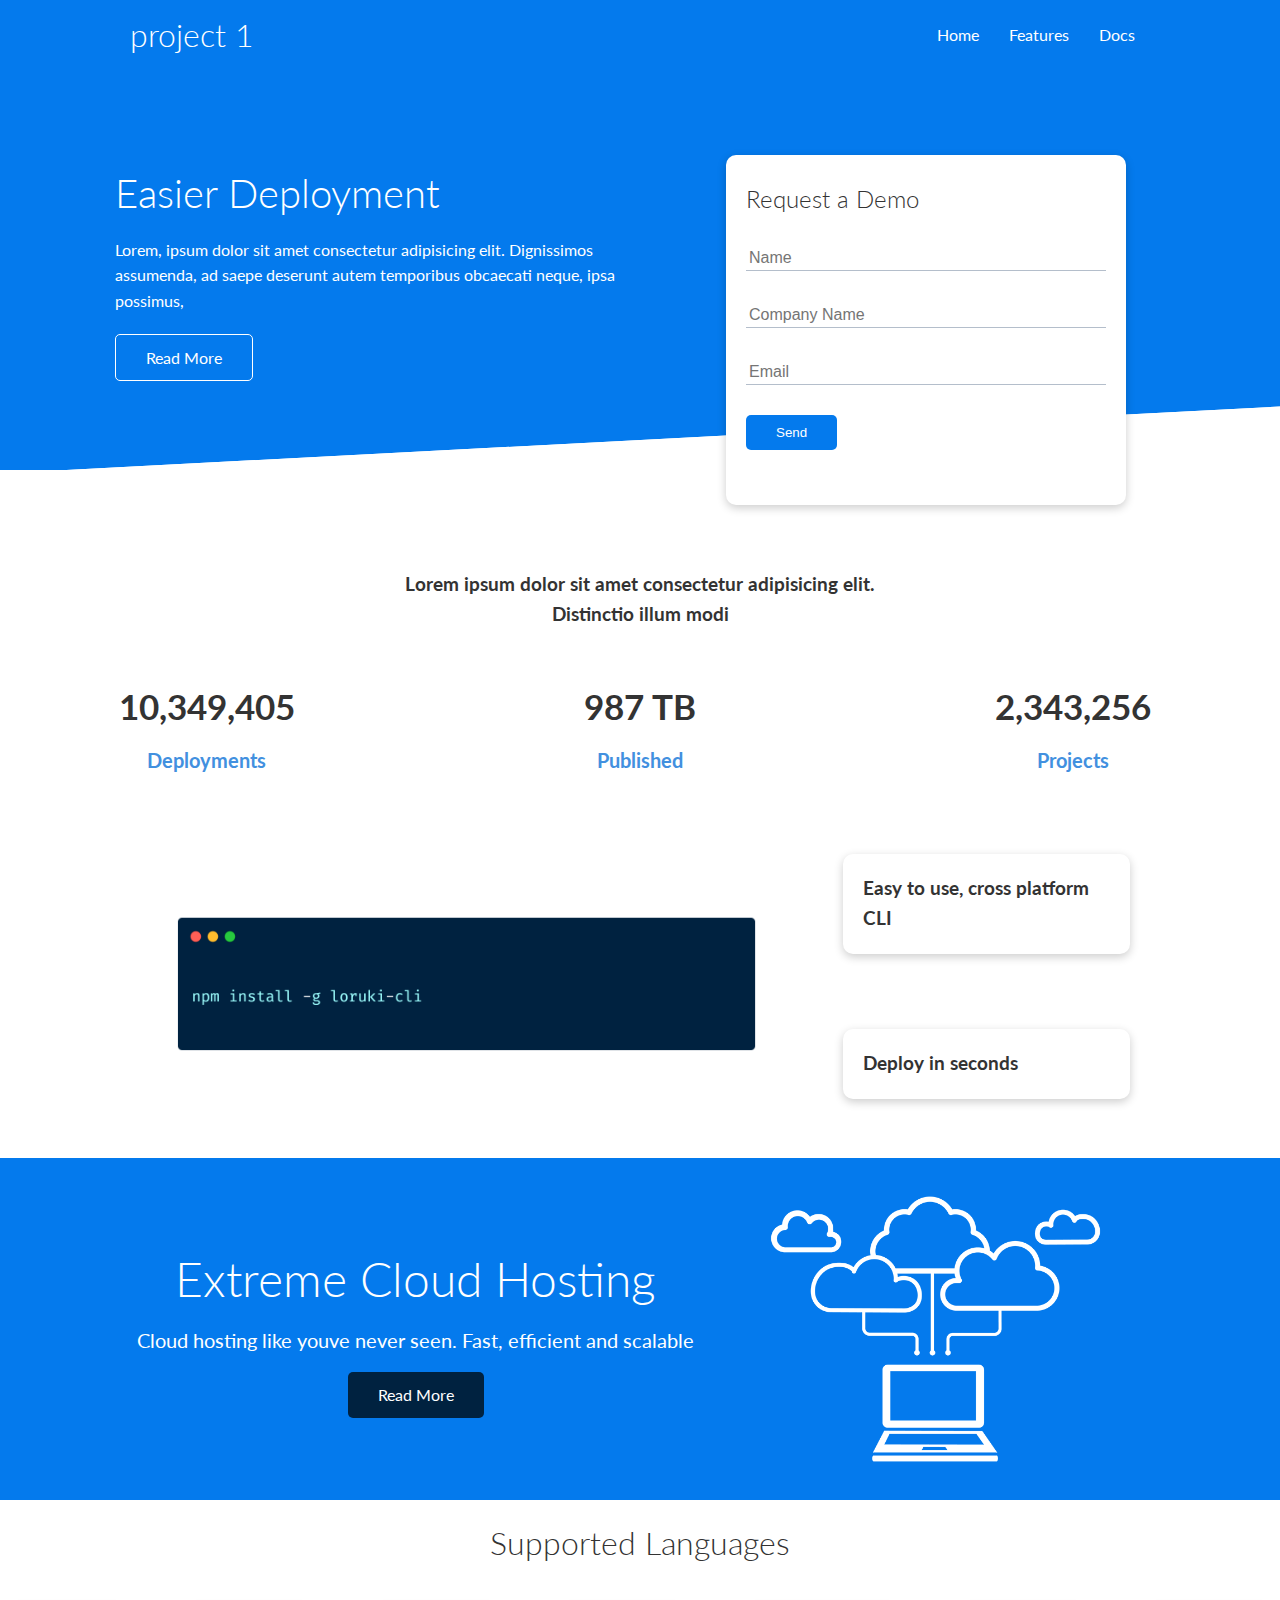
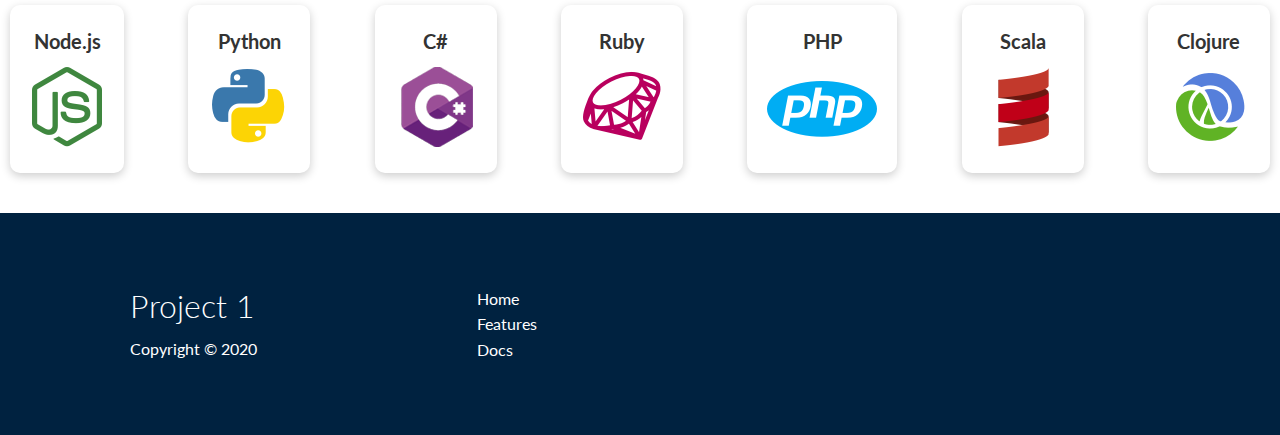
<file: index.html>
<!DOCTYPE html>
<html lang="en">
<head>
    <meta charset="UTF-8">
    <meta http-equiv="X-UA-Compatible" content="IE=edge">
    <meta name="viewport" content="width=device-width, initial-scale=1.0">
    <link rel="stylesheet" href="index.css">
    <link rel="stylesheet" href="https://cdnjs.cloudflare.com/ajax/libs/font-awesome/6.0.0-beta3/css/all.min.css" integrity="sha512-Fo3rlrZj/k7ujTnHg4CGR2D7kSs0v4LLanw2qksYuRlEzO+tcaEPQogQ0KaoGN26/zrn20ImR1DfuLWnOo7aBA==" crossorigin="anonymous" referrerpolicy="no-referrer" />
    <title>project 1</title>
</head>
<body>
    <div class="Nav-bar">
        <div class="container flex">
            <h1 class="logo">project 1</h1>
            <nav>
                <ul>
                    <li><a href="index.html">Home</a></li>
                    <li><a href="features.html">Features</a></li>
                    <li><a href="docs.html">Docs</a></li>
                </ul>
            </nav>
        </div>
    </div>
    <section class="showcase">
        <div class="container grid">
            <div class="showcase-text">
                <h1>Easier Deployment</h1>
                <p>
                    Lorem, ipsum dolor sit amet consectetur adipisicing elit. 
                    Dignissimos assumenda, ad saepe deserunt autem temporibus obcaecati neque,
                     ipsa possimus,
                </p>
                <a href="features.html" class="btn btn-outline">Read More</a>
            </div>

            <div class="showcase-form card">
                <h2>Request a Demo</h2>
                <form action="">
                    <div class="form-control">
                        <input type="text" name="name" placeholder="Name" required>
                    </div>
                    <div class="form-control">
                        <input type="text" name="company" placeholder="Company Name" required>
                    </div>
                    <div class="form-control">
                        <input type="email" name="email" placeholder="Email" required>
                    </div>
                    <input type="submit" value="Send" class="btn btn-primary">
                </form>
            </div>
        </div>
    </section>
    <section class="stats">
        <div class="cointainer">
            <h3 class="stats-heading text-center my-1">
                Lorem ipsum dolor sit amet consectetur adipisicing elit. 
                Distinctio illum modi
            </h3>

            <div class="grid grid-3 text-center my-4">
                <div>
                    <i class="fas fa-server fa-3x"></i>
                    <h3>10,349,405</h3>
                    <p class="text-secondary">Deployments</p>
                </div>
                <div>
                    <i class="fas fa-upload fa-3x"></i>
                    <h3>987 TB</h3>
                    <p class="text-secondary">Published</p>
                </div>
                <div>
                    <i class="fas fa-project-diagram fa-3x"></i>
                    <h3>2,343,256</h3>
                    <p class="text-secondary">Projects</p>
                </div>
            </div>
        </div>
    </section>
    <section class="cli">
        <div class="container grid">
            <img src="cli.png" alt="cli">
            <div class="card">
                <h3>Easy to use, cross platform CLI</h3>
            </div>
            <div class="card">
                <h3>Deploy in seconds</h3>
            </div>
        </div>
    </section>
    <section class="cloud bg-primary my-2 py-2">
        <div class="container grid">
            <div class="text-center">
                <h2 class="lg">Extreme Cloud Hosting</h2>
                <p class="lead my-1">Cloud hosting like youve never seen.
                    Fast, efficient and scalable</p>
                    <a href="features.html" class="btn btn-dark">Read More</a>
            </div>
            <img src="cloud.png" alt="cloud photo">
        </div>
    </section>
    <section class="languages">
        <h2 class="md text-center my-2">
          Supported Languages  
        </h2>
        <div class="coointainer flex">
            <div class="card">
                <h4>Node.js</h4>
                <img src="node.png" alt="node.js">
            </div>
            <div class="card">
                <h4>Python</h4>
                <img src="python.png" alt="python.png">
            </div>
            <div class="card">
                <h4>C#</h4>
                <img src="csharp.png" alt="csharp.png">
            </div>
            <div class="card">
                <h4>Ruby</h4>
                <img src="ruby.png" alt="ruby.png">
            </div>
            <div class="card">
                <h4>PHP</h4>
                <img src="php.png" alt="php.png">
            </div>
            <div class="card">
                <h4>Scala</h4>
                <img src="scala.png" alt="scala.png">
            </div>
            <div class="card">
                <h4>Clojure</h4>
                <img src="clojure.png" alt="node.js">
            </div>
        </div>
    </section>
    <footer class="footer bg-dark py-5">
        <div class="container grid grid-3">
            <div>
                <h1>
                    Project 1
                </h1>
                <p>Copyright &copy; 2020</p>
            </div>
            <nav>
                <ul>
                    <li><a href="index.html">Home</a></li>
                    <li><a href="index.html">Features</a></li>
                    <li><a href="index.html">Docs</a></li>
                </ul>
            </nav>
            <div class="social">
                <a href="#"><i class="fab fa-github fa-2x"></i></a>
                <a href="#"><i class="fab fa-facebook fa-2x"></i></a>
                <a href="#"><i class="fab fa-instagram fa-2x"></i></a>
                <a href="#"><i class="fab fa-twitter fa-2x"></i></a>
            </div>
        </div>
    </footer>
</body>
</html>
</file>
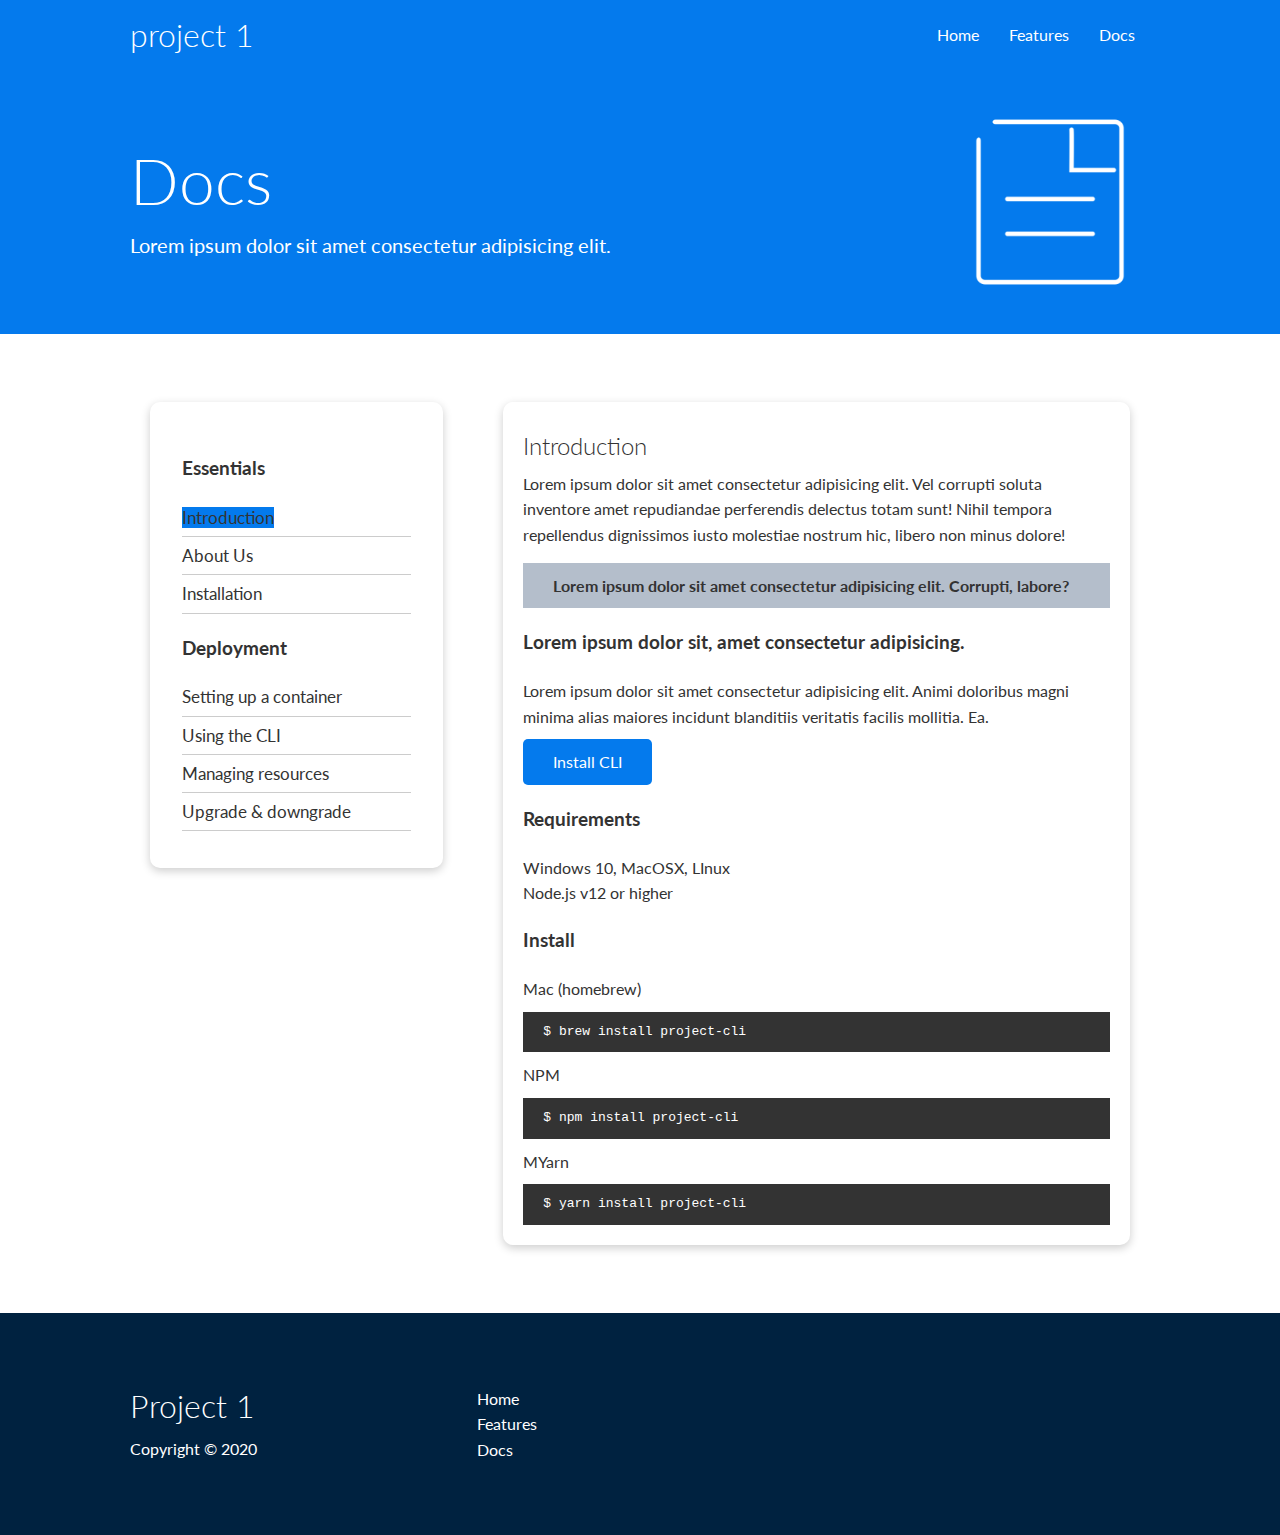
<file: docs.html>
<!DOCTYPE html>
<html lang="en">
<head>
    <meta charset="UTF-8">
    <meta http-equiv="X-UA-Compatible" content="IE=edge">
    <meta name="viewport" content="width=device-width, initial-scale=1.0">
    <link rel="stylesheet" href="index.css">
    <link rel="stylesheet" href="https://cdnjs.cloudflare.com/ajax/libs/font-awesome/6.0.0-beta3/css/all.min.css" integrity="sha512-Fo3rlrZj/k7ujTnHg4CGR2D7kSs0v4LLanw2qksYuRlEzO+tcaEPQogQ0KaoGN26/zrn20ImR1DfuLWnOo7aBA==" crossorigin="anonymous" referrerpolicy="no-referrer" />
    <title>project 1</title>
</head>
<body>
    <div class="Nav-bar">
        <div class="container flex">
            <h1 class="logo">project 1</h1>
            <nav>
                <ul>
                    <li><a href="index.html">Home</a></li>
                    <li><a href="index.html">Features</a></li>
                    <li><a href="docs.html">Docs</a></li>
                </ul>
            </nav>
        </div>
    </div>

    <section class="docs-head bg-primary py-3">
        <div class="container grid">
            <div>
            <h1 class="xl">Docs</h1>
            <p class="lead">
                Lorem ipsum dolor sit amet consectetur adipisicing elit.
            </p>
            </div>
            <img src="docs.png" alt="server pic">
        </div>
    </section>
    <section class="docs-main my-4">
        <div class="container grid">
            <div class="card bg-light p-3">
                <h3 class="my-2">Essentials</h3>
                <nav>
                    <ul>
                        <li><a href="#" class="text-primary">Introduction</a></li>
                        <li><a href="#">About Us</a></li>
                        <li><a href="#">Installation</a></li>
                    </ul>
                </nav>

                <h3 class="my-2">Deployment</h3>
                <nav>
                    <ul>
                        <li><a href="#">Setting up a container</a></li>
                        <li><a href="#">Using the CLI</a></li>
                        <li><a href="#">Managing resources</a></li>
                        <li><a href="#">Upgrade & downgrade</a></li>
                    </ul>
                </nav>
            </div>
            <div class="card">
                <h2>Introduction</h2>
                <p>Lorem ipsum dolor sit amet consectetur adipisicing elit. 
                    Vel corrupti soluta inventore amet repudiandae perferendis delectus totam sunt! 
                    Nihil tempora repellendus dignissimos iusto molestiae nostrum hic, libero non minus 
                    dolore!</p>
                    <div class="alert alert-sucess">
                        <i class="fas fa-info"></i>Lorem ipsum dolor sit amet consectetur adipisicing elit. Corrupti, labore?
                    </div>
                    <h3>Lorem ipsum dolor sit, amet consectetur adipisicing.</h3>
                    <p>Lorem ipsum dolor sit amet consectetur adipisicing elit. 
                        Animi doloribus magni minima alias maiores incidunt blanditiis veritatis facilis mollitia. 
                        Ea.</p>
                        <a href="#" class="btn btn-primary">Install CLI</a>
                        <h3>Requirements</h3>
                        <ul>
                            <li>Windows 10, MacOSX, LInux</li>
                            <li>Node.js v12 or higher</li>
                        </ul>

                        <h3>Install</h3>
                        <p>Mac (homebrew)</p>
                        <pre><code>$ brew install project-cli</code></pre>
                        <p>NPM</p>
                        <pre><code>$ npm install project-cli</code></pre>
                        <p>MYarn</p>
                        <pre><code>$ yarn install project-cli</code></pre>
            </div>
        </div>
    </section>


    <footer class="footer bg-dark py-5">
        <div class="container grid grid-3">
            <div>
                <h1>
                    Project 1
                </h1>
                <p>Copyright &copy; 2020</p>
            </div>
            <nav>
                <ul>
                    <li><a href="index.html">Home</a></li>
                    <li><a href="index.html">Features</a></li>
                    <li><a href="index.html">Docs</a></li>
                </ul>
            </nav>
            <div class="social">
                <a href="#"><i class="fab fa-github fa-2x"></i></a>
                <a href="#"><i class="fab fa-facebook fa-2x"></i></a>
                <a href="#"><i class="fab fa-instagram fa-2x"></i></a>
                <a href="#"><i class="fab fa-twitter fa-2x"></i></a>
            </div>
        </div>
    </footer>
</body>
</html>
</file>
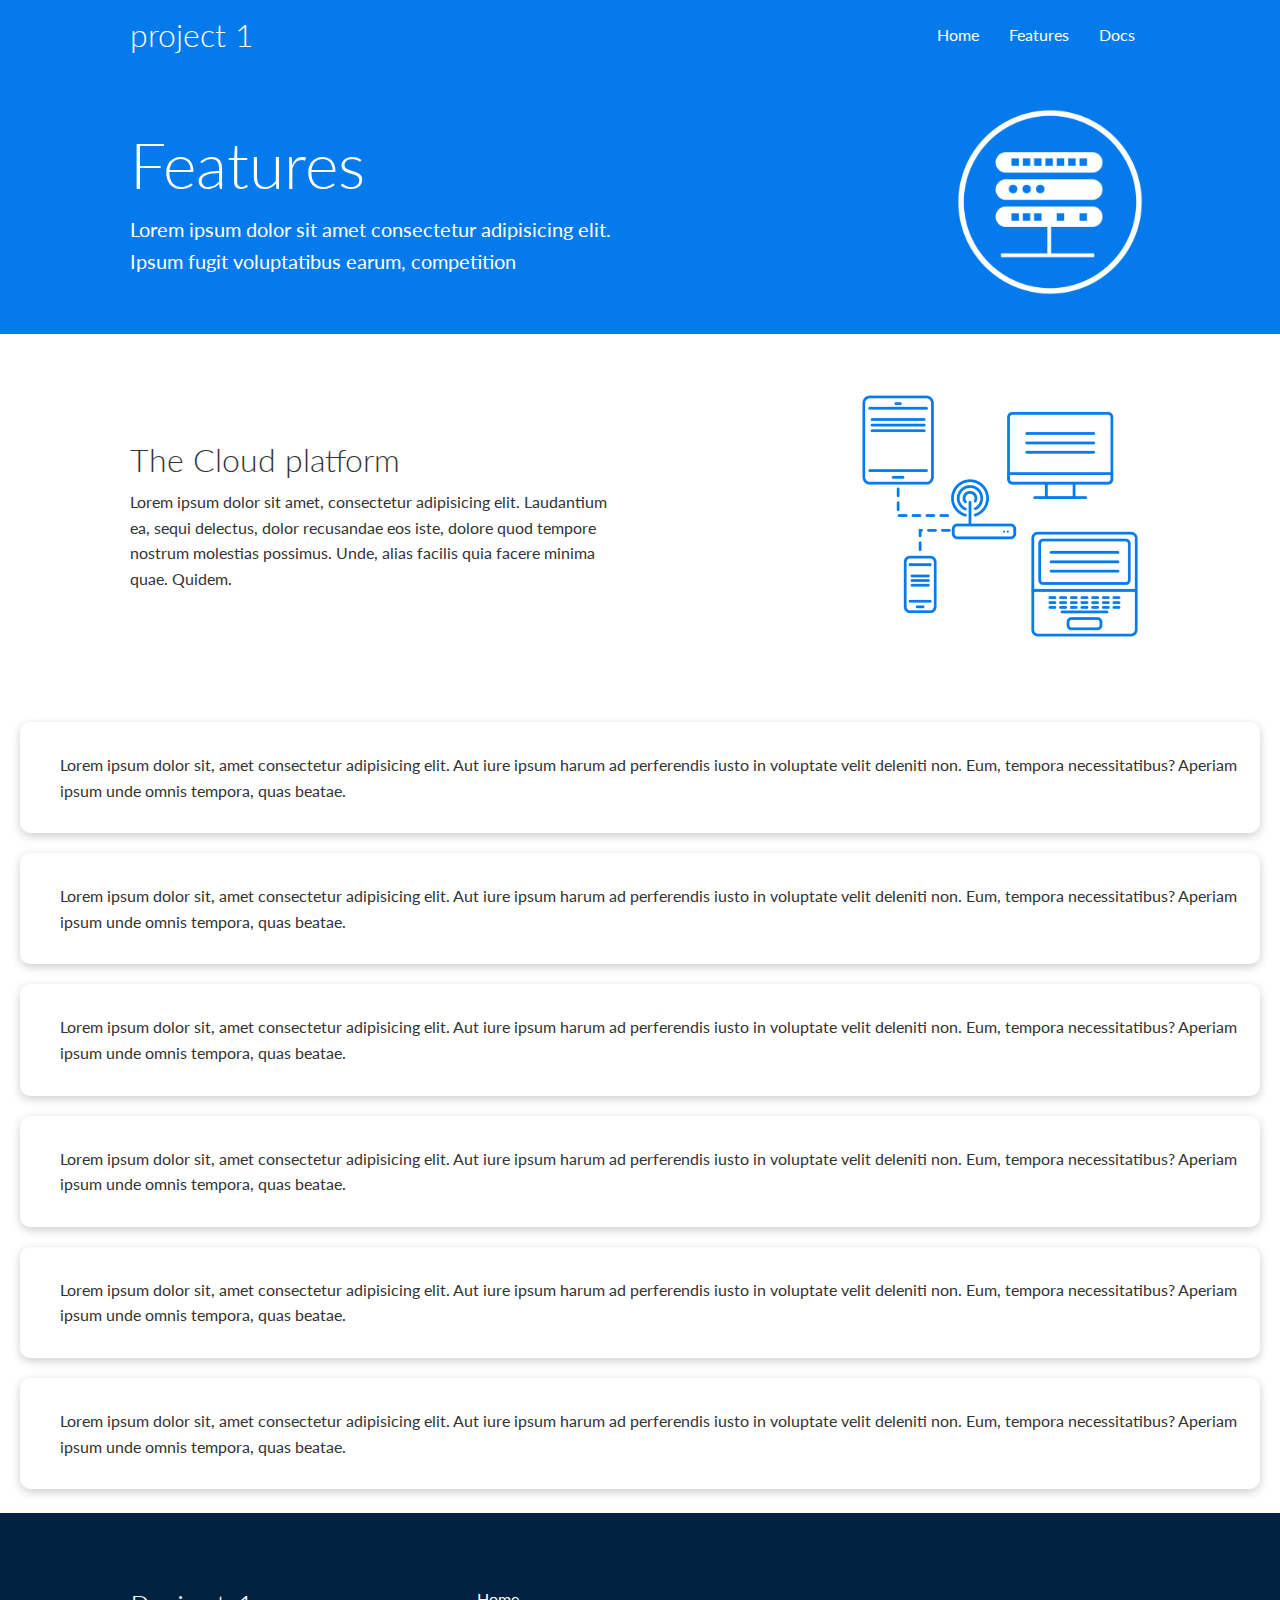
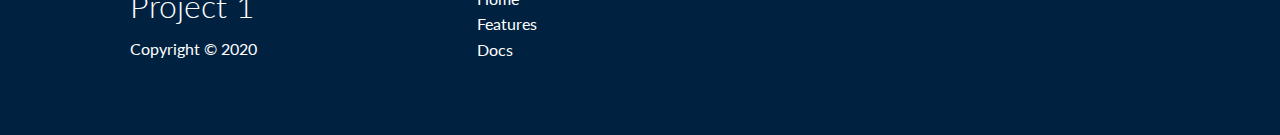
<file: features.html>
<!DOCTYPE html>
<html lang="en">
<head>
    <meta charset="UTF-8">
    <meta http-equiv="X-UA-Compatible" content="IE=edge">
    <meta name="viewport" content="width=device-width, initial-scale=1.0">
    <link rel="stylesheet" href="index.css">
    <link rel="stylesheet" href="https://cdnjs.cloudflare.com/ajax/libs/font-awesome/6.0.0-beta3/css/all.min.css" integrity="sha512-Fo3rlrZj/k7ujTnHg4CGR2D7kSs0v4LLanw2qksYuRlEzO+tcaEPQogQ0KaoGN26/zrn20ImR1DfuLWnOo7aBA==" crossorigin="anonymous" referrerpolicy="no-referrer" />
    <title>project 1</title>
</head>
<body>
    <div class="Nav-bar">
        <div class="container flex">
            <h1 class="logo">project 1</h1>
            <nav>
                <ul>
                    <li><a href="index.html">Home</a></li>
                    <li><a href="features.html">Features</a></li>
                    <li><a href="docs.html">Docs</a></li>
                </ul>
            </nav>
        </div>
    </div>

    <section class="features-head bg-primary py-3">
        <div class="container grid">
            <div>
            <h1 class="xl">Features</h1>
            <p class="lead">
                Lorem ipsum dolor sit amet consectetur adipisicing elit.
                 Ipsum fugit voluptatibus earum, 
                 competition
            </p>
            </div>
            <img src="server.png" alt="server pic">
        </div>
    </section>

    <section class="features-sub-head bg-light py-3">
        <div class="container grid">
            <div>
                <h1 class="md">The Cloud platform</h1>
                <p>
                    Lorem ipsum dolor sit amet, consectetur adipisicing elit.
                     Laudantium ea, sequi delectus, dolor recusandae eos iste, 
                     dolore quod tempore nostrum molestias possimus. Unde, 
                     alias facilis quia facere minima quae. Quidem.
                </p>
                </div>
                <img src="server2.png" alt="server pic">
        </div>
    </section>

    <section class="features-main my-2">
        <div class="container-grid grid-3">
            <div class="card flex">
                <i class="fas fa-server fa-3x"></i>
                <p>
                    Lorem ipsum dolor sit, amet consectetur adipisicing elit.
                     Aut iure ipsum harum ad perferendis iusto in voluptate velit deleniti non. 
                     Eum, tempora necessitatibus? Aperiam ipsum unde omnis tempora, quas beatae.
                </p>
            </div>
            <div class="card flex">
                <i class="fas fa-database fa-3x"></i>
                <p>
                    Lorem ipsum dolor sit, amet consectetur adipisicing elit.
                     Aut iure ipsum harum ad perferendis iusto in voluptate velit deleniti non. 
                     Eum, tempora necessitatibus? Aperiam ipsum unde omnis tempora, quas beatae.
                </p>
            </div>
            <div class="card flex">
                <i class="fas fa-power-off fa-3x"></i>
                <p>
                    Lorem ipsum dolor sit, amet consectetur adipisicing elit.
                     Aut iure ipsum harum ad perferendis iusto in voluptate velit deleniti non. 
                     Eum, tempora necessitatibus? Aperiam ipsum unde omnis tempora, quas beatae.
                </p>
            </div>
            <div class="card flex">
                <i class="fas fa-upload fa-3x"></i>
                <p>
                    Lorem ipsum dolor sit, amet consectetur adipisicing elit.
                     Aut iure ipsum harum ad perferendis iusto in voluptate velit deleniti non. 
                     Eum, tempora necessitatibus? Aperiam ipsum unde omnis tempora, quas beatae.
                </p>
            </div>
            <div class="card flex">
                <i class="fas fa-laptop-code fa-3x"></i>
                <p>
                    Lorem ipsum dolor sit, amet consectetur adipisicing elit.
                     Aut iure ipsum harum ad perferendis iusto in voluptate velit deleniti non. 
                     Eum, tempora necessitatibus? Aperiam ipsum unde omnis tempora, quas beatae.
                </p>
            </div>
            <div class="card flex">
                <i class="fas fa-network-wired fa-3x"></i>
                <p>
                    Lorem ipsum dolor sit, amet consectetur adipisicing elit.
                     Aut iure ipsum harum ad perferendis iusto in voluptate velit deleniti non. 
                     Eum, tempora necessitatibus? Aperiam ipsum unde omnis tempora, quas beatae.
                </p>
            </div>
        </div>
    </section>

    <footer class="footer bg-dark py-5">
        <div class="container grid grid-3">
            <div>
                <h1>
                    Project 1
                </h1>
                <p>Copyright &copy; 2020</p>
            </div>
            <nav>
                <ul>
                    <li><a href="index.html">Home</a></li>
                    <li><a href="index.html">Features</a></li>
                    <li><a href="index.html">Docs</a></li>
                </ul>
            </nav>
            <div class="social">
                <a href="#"><i class="fab fa-github fa-2x"></i></a>
                <a href="#"><i class="fab fa-facebook fa-2x"></i></a>
                <a href="#"><i class="fab fa-instagram fa-2x"></i></a>
                <a href="#"><i class="fab fa-twitter fa-2x"></i></a>
            </div>
        </div>
    </footer>
</body>
</html>
</file>
<file: index.css>
@import url('https://fonts.googleapis.com/css2?family=Lato:wght@300&display=swap');

* {
    box-sizing: border-box;
    padding: 0;
    margin: 0;
}

body {
    font-family: 'lato', sans-serif;
    color: #333;
    line-height: 1.6;
}

ul {
    list-style: none;
}

a {
    text-decoration: none;
    color: #333;
}

h1,h2 {
    font-weight: 300;
    line-height: 1.2;
    margin: 10px 0;
}

p {
    margin: 10px 0;
}

img {
    width: 100%;
}

code, pre {
    background-color: #333;
    color: white;
    padding: 10px;
}

.Nav-bar {
    background-color: #047aed;
    color: white;
    height: 70px;
}

.Nav-bar ul {
    display: flex;
}

.Nav-bar a {
    color: white;
    padding: 10px;
    margin: 0 5px;
}

.Nav-bar a:hover {
    border-bottom: 2px white solid;
}

.Nav-bar .flex {
    justify-content: space-between;
} 

.showcase {
    height: 400px;
    background-color: #047aed;
    color: white;
    position: relative;
}

.showcase h1 {
    font-size: 40px;
}

.showcase p {
    margin: 20px 0;
}

.showcase .grid {
    overflow: visible;
    grid-template-columns: 55% 45%;
    gap: 30px;
}

.showcase-text {
    animation: slideInFromLeft 1s ease-in;
}

.showcase-form {
    position: relative;
    top: 60px;
    height: 350px;
    width: 400px;
    padding: 40px;
    z-index: 100;
    animation: slideInFromRight 1s ease-in;
}

.showcase-form .form-control {
    margin: 30px 0;
}

.showcase-form input[type='text'],
.showcase-form input[type='email'] {
    border: 0;
    border-bottom: 1px solid #b4becb;
    width: 100%;
    padding: 3px;
    font-size: 16px;
}

.showcase-form input:focus {
    outline: none;
}

.showcase::before,
.showcase::after {
    content: '';
    position: absolute;
    height: 100px;
    bottom: -70px;
    right: 0;
    left: 0;
    background-color: white;
    transform: skewY(-3deg);
    -webkit-transform: skewY(-3deg);
    -moz-transform: skewY(-3deg);
    -ms-transform: skewY(-3deg);
}

.card {
    background-color: white;
    color: #333;
    border-radius: 10px;
    box-shadow: 0 3px 10px rgba(0, 0, 0,0.2);
    padding: 20px;
    margin: 20px;
}

.btn {
    display: inline-block;
    padding: 10px 30px;
    cursor: pointer;
    background-color: #002240;
    color: white;
    border: none;
    border-radius: 5px;
}

.btn-outline {
    background-color: transparent;
    border: 1px white solid;
}

.btn:hover {
    transform: scale(0.98);
}

.bg-primary, .btn-primary {
    background-color: #047aed;
    color: white;
}

.bg-secondary,
.btn-secondary {
    background-color: #4290df;
    color: white;
}

.bg-dark,
.btn-dark {
    background-color: #002240;
    color: white;
}


.bg-light,
.btn-light {
    background-color: white;
    color: #333;
}

.bg-primary a,
.btn-primary a,
.bg-secondary a,
.bg-dark a,
.btn-dark a {
    color: #fff;
}

.text-primary{
    background-color: #047aed;
}

.text-secondary{
    color: #4290df;   
}
.text-dark{
    color: #002240;  
}
.text.light {
   color: white;
}

.lead {
    font-size: 20px;
}

.sm {
    font-size: 1rem;
}

.md {
    font-size: 2rem;
}

.lg {
    font-size: 3rem;
}

.xl {
    font-size: 4rem;
}

.text-center {
    text-align: center;
}

.alert {
    background-color: #b4becb;
    padding: 10px 20px;
    font-weight: bold;
    margin: 15px 0;
}

.alert i {
    margin-right: 10px;
}

.alert-success {
    background-color: #5cb85c;
    color: white;
}

.alert-error {
    background-color: white;
}

.stats {
    padding-top: 100px;
}

.container {
    max-width: 1100px;
    margin: 0 auto;
    overflow: auto;
    padding: 0 40px;
}

.flex {
    display: flex;
    justify-content: space-between;
    align-items: center;
    height: 100%;
}

.grid {
    display: grid;
    grid-template-columns: 1fr 1fr;
    gap: 20px;
    justify-content: center;
    align-items: center;
    height: 100%;
}

.grid-3 {
    grid-template-columns: repeat(3, 1fr);
}

.my-1 {
    margin: 1rem 0;
}

.my-2 {
    margin: 1.5rem 0; 
}

.my-3 {
    margin: 2rem 0;
}

.my-4 {
    margin: 3rem 0;
}

.my-5 {
    margin: 4rem 0;
}

.m-1 {
    margin: 1rem;
}

.m-2 {
    margin: 1.5rem; 
}

.m-3 {
    margin: 2rem;
}

.m-4 {
    margin: 3rem;
}

.m-5 {
    margin: 4rem;
}

.py-1 {
    padding: 1rem 0;
}

.py-2 {
    padding: 1.5rem 0; 
}

.py-3 {
    padding: 2rem 0;
}

.py-4 {
    padding: 3rem 0;
}

.py-5 {
    padding: 4rem 0;
}

.p-1 {
    padding: 1rem;
}

.p-2 {
    padding: 1.5rem; 
}

.p-3 {
    padding: 2rem;
}

.p-4 {
    padding: 3rem;
}

.p-5 {
    padding: 4rem;
}

.stats-heading {
    max-width: 500px;
    margin: auto;
}

.stats .grid h3 {
    font-size: 35px;
}

.stats .grid p {
    font-size: 20px;
    font-weight: bold;
}

.cli .grid {
    grid-template-columns: repeat(3, 1fr);
    grid-template-rows: repeat(2, 1fr);
}

.cli .grid > *:first-child {
    grid-column: 1 / span 2;
    grid-row: 1 / span 2;
}

.cloud .grid {
    grid-template-columns: 4fr 3fr;
}

.languages .flex {
    flex-wrap: wrap;
}

.languages .card {
    text-align: center;
    margin: 18px 10px 40px;
    transition: transform 0.2s ease-in;
}

.languages .card h4 {
    font-size: 20px;
    margin-bottom: 10px;
}


.languages .card:hover {
    transform: translateY(-15px);
}

.features-head img, .docs-head img {
    width: 200px;
    justify-self: flex-end;
}

.features-sub-head img{
    width: 300px;
    justify-self: flex-end;
}

.features-main .card > i{
    margin-right: 20px;
}

.features-main .grid {
    padding: 30px;
}

.features-main .grid > *:first-child {
    grid-column: 1 / span 3;
}

.features-main .grid > *:nth-child(2) {
    grid-column: 1 / span 2;
}

.docs-main h3 {
    margin: 20px 0;
}

.docs-main .grid {
    grid-template-columns: 1fr 2fr;
    align-items: flex-start;
}

.docs-main nav li {
    font-size: 17px;
    padding-bottom: 5px;
    margin-bottom: 5px;
    border-bottom: 1px #ccc solid;
}

.docs-main a:hover {
    font-weight: bold;
}


.footer .social a {
    margin: 0 10px;
}

@keyframes slideInFromLeft {
    0%  {
        transform: translateX(-100%);  
    }

    100% {
        transform: translateX(0);
    }
}

@keyframes slideInFromRight {
    0%  {
        transform: translateX(100%);  
    }

    100% {
        transform: translateX(0);
    }
}

@keyframes slideInFromTop {
    0%  {
        transform: translateY(-100%);  
    }

    100% {
        transform: translateX(0);
    }
}

@keyframes slideInFromBottom {
    0%  {
        transform: translateY(100%);  
    }

    100% {
        transform: translateX(0);
    }
}

@media(max-width:768px) {
    .grid,
    .showcase .grid,
    .stats .grid,
    .cli .grid,
    .cloud .grid,
    .features-main .grid,
     .docs-main .grid{
        grid-template-columns: 1fr;
        grid-template-rows: 1fr;
    }

    .showcase {
        height: auto;
    }

    .showcase-text {
        text-align: center;
        margin: 40px;
    }

    .showcase-form {
        justify-self: center;
        margin: auto;
    }

    .cli .grid > *:first-child {
        grid-column: 1;
        grid-row: 1;
    }

}

@media(max-width: 500px) {
    .Nav-bar {
        height: 110px;
    }

    .Nav-bar .flex {
        flex-direction: column;
    }

    .Nav-bar ul {
        padding: 10px;
        background-color: #4290df;
    }
}
</file>
